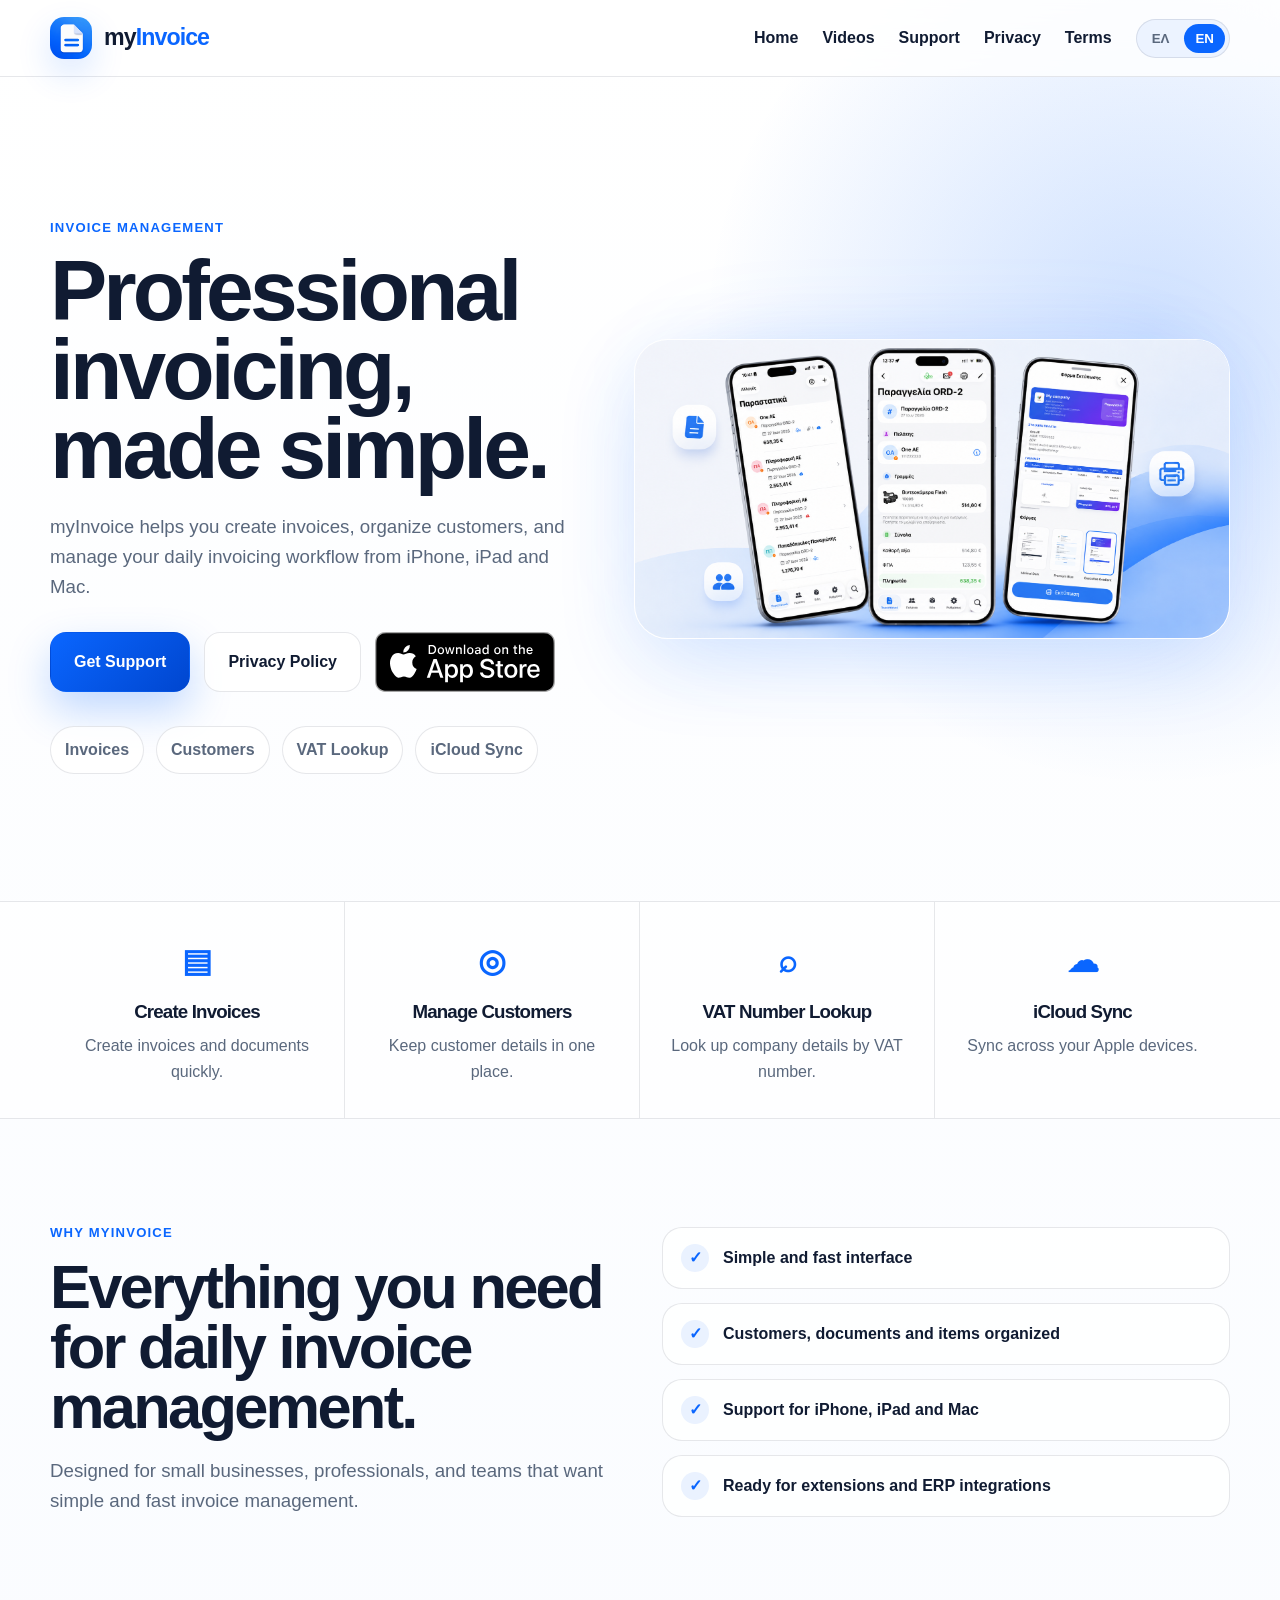
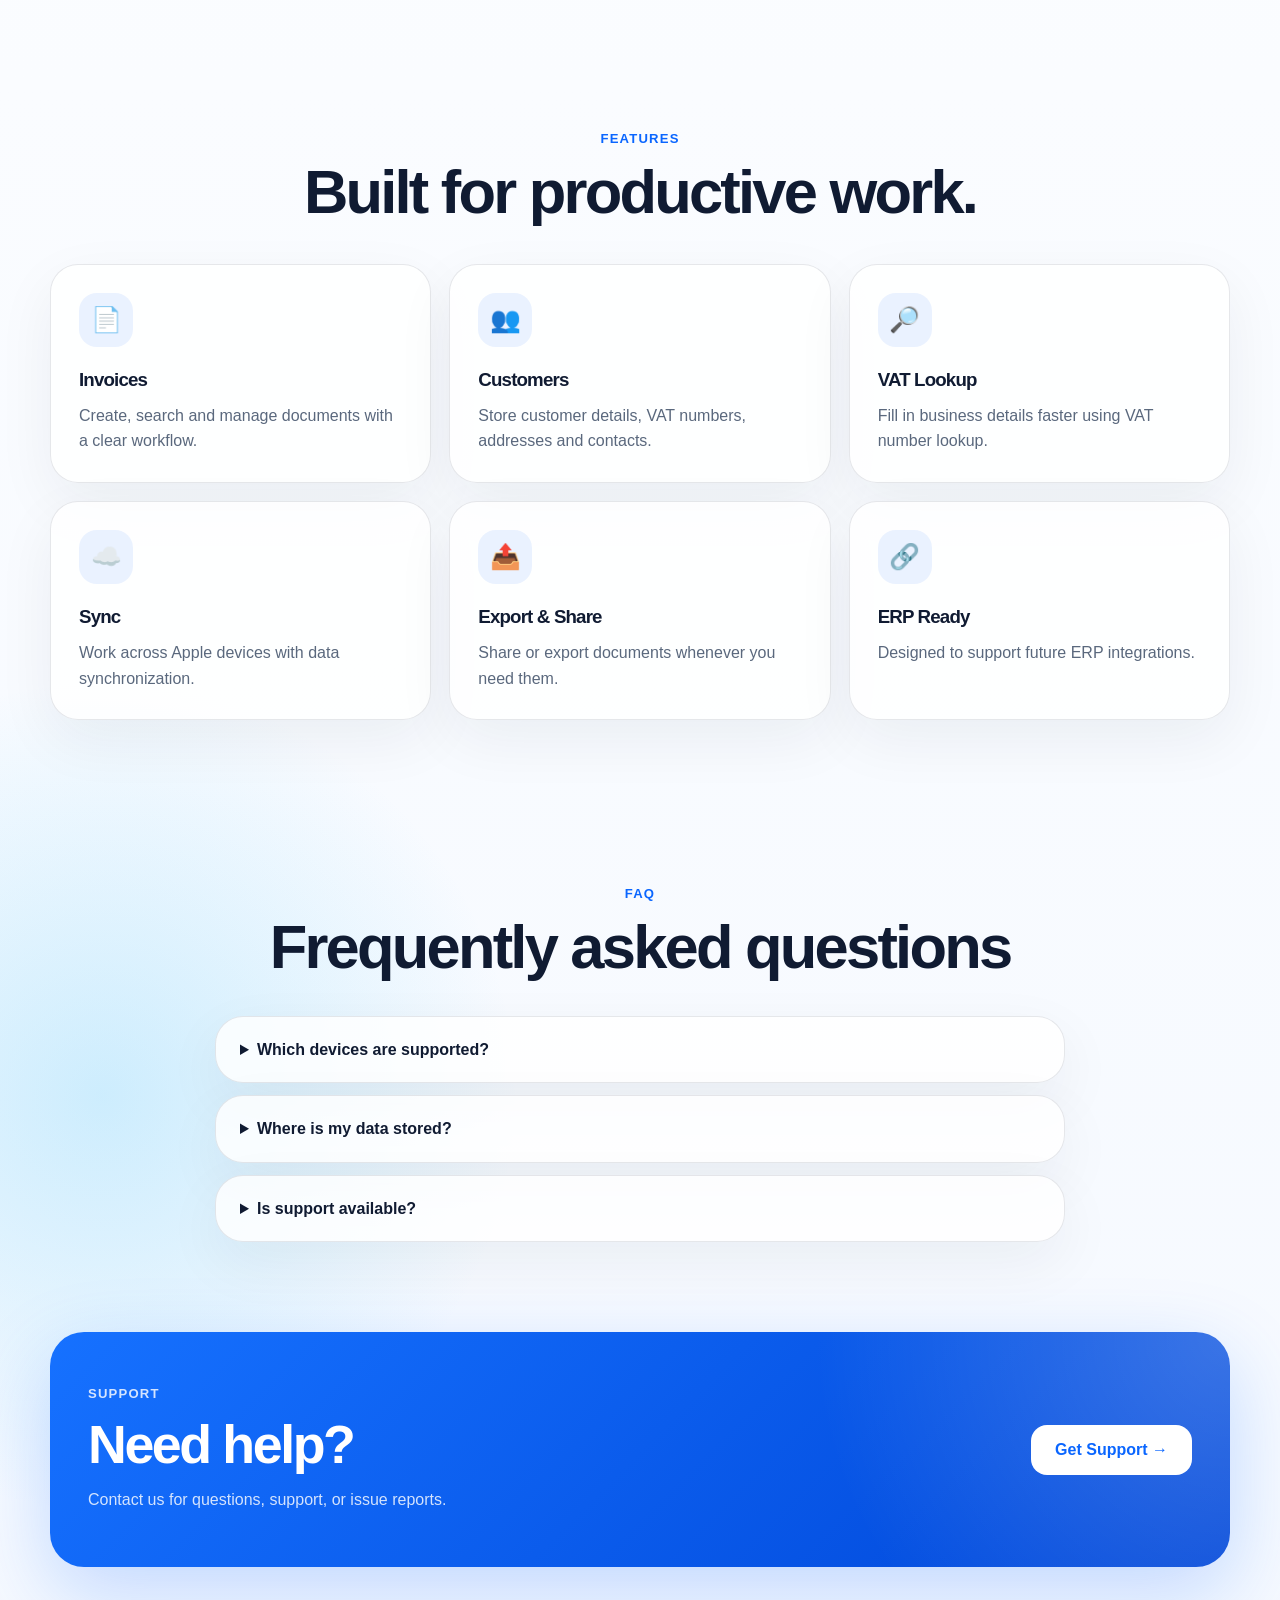
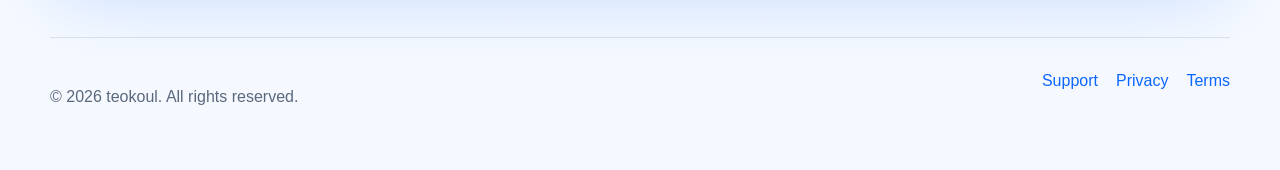
<file: index.html>
<!DOCTYPE html>
<html lang="el">
<head>
  <meta charset="UTF-8" />
  <meta name="viewport" content="width=device-width, initial-scale=1.0" />
  <title>myInvoice | Invoice Management</title>
  <meta name="description" content="myInvoice - Δημιουργία παραστατικών, πελάτες, ΑΦΜ lookup και διαχείριση τιμολόγησης για iPhone, iPad και Mac." />
  <meta property="og:title" content="myInvoice" />
  <meta property="og:description" content="Professional invoice management for iPhone, iPad and Mac." />
  <meta property="og:image" content="hero.png" />
  <link rel="stylesheet" href="style.css" />
</head>
<body>
  <header class="site-header">
    <div class="container nav">
      <a class="brand" href="index.html" aria-label="myInvoice home">
      <img src="app-icon.PNG" alt="myInvoice" class="app-icon">
        <span>my<span>Invoice</span></span>
      </a>

         <nav class="main-nav">
        <a href="index.html">Home</a>
        <a href="demo.html">Videos</a>
        <a href="support.html" data-i18n="navSupport">Support</a>
        <a href="privacy.html" data-i18n="navPrivacy">Privacy</a>
        <a href="terms.html" data-i18n="navTerms">Terms</a>
      </nav>


      <div class="language-switch" aria-label="Language switch">
        <button type="button" data-lang="el">ΕΛ</button>
        <button type="button" data-lang="en">EN</button>
      </div>
    </div>
  </header>

  <main>
    <section class="hero container">
      <div class="hero-copy">
        <p class="eyebrow" data-i18n="heroEyebrow">Invoice Management</p>
        <h1 data-i18n="heroTitle">Δημιούργησε παραστατικά εύκολα.</h1>
        <p class="lead" data-i18n="heroLead">
          Το myInvoice σε βοηθά να δημιουργείς παραστατικά, να οργανώνεις πελάτες
          και να διαχειρίζεσαι την καθημερινή τιμολόγηση από iPhone, iPad και Mac.
        </p>

       <div class="actions">
      <a class="button primary" href="support.html" data-i18n="heroSupport">Υποστήριξη</a>
      <a class="button secondary" href="privacy.html" data-i18n="heroPrivacy">Privacy Policy</a>

<a class="appstore-link"
   href="https://apps.apple.com/gr/app/myinvoice-business-documents/id6784985550"
   target="_blank"
   rel="noopener">
    <img src="assets/appstore-badge.svg"
         alt="Download on the App Store"
         class="appstore-badge">
</a>
</div>

        <div class="mini-features">
          <span data-i18n="pillInvoices">Παραστατικά</span>
          <span data-i18n="pillCustomers">Πελάτες</span>
          <span data-i18n="pillVat">ΑΦΜ Lookup</span>
          <span data-i18n="pillSync">iCloud Sync</span>
        </div>
      </div>

      <div class="hero-art">
        <img src="hero.png" alt="myInvoice app preview" />
      </div>
    </section>

    <section class="feature-strip">
      <div class="container strip-grid">
        <article>
          <div class="line-icon">▤</div>
          <h3 data-i18n="strip1Title">Create Invoices</h3>
          <p data-i18n="strip1Text">Δημιούργησε παραστατικά και έγγραφα γρήγορα.</p>
        </article>
        <article>
          <div class="line-icon">◎</div>
          <h3 data-i18n="strip2Title">Manage Customers</h3>
          <p data-i18n="strip2Text">Οργάνωσε στοιχεία πελατών σε ένα σημείο.</p>
        </article>
        <article>
          <div class="line-icon">⌕</div>
          <h3 data-i18n="strip3Title">VAT Number Lookup</h3>
          <p data-i18n="strip3Text">Αναζήτηση στοιχείων επιχείρησης με ΑΦΜ.</p>
        </article>
        <article>
          <div class="line-icon">☁</div>
          <h3 data-i18n="strip4Title">iCloud Sync</h3>
          <p data-i18n="strip4Text">Συγχρονισμός στις Apple συσκευές σου.</p>
        </article>
      </div>
    </section>

    <section class="container section two-col">
      <div>
        <p class="eyebrow" data-i18n="whyEyebrow">Why myInvoice</p>
        <h2 data-i18n="whyTitle">Όλα όσα χρειάζεσαι για την καθημερινή τιμολόγηση.</h2>
        <p class="section-lead" data-i18n="whyText">
          Σχεδιασμένο για μικρές επιχειρήσεις, επαγγελματίες και ομάδες που θέλουν
          απλή και γρήγορη διαχείριση παραστατικών.
        </p>
      </div>
      <div class="check-list">
        <div><span>✓</span><p data-i18n="check1">Απλό και γρήγορο περιβάλλον</p></div>
        <div><span>✓</span><p data-i18n="check2">Πελάτες, παραστατικά και είδη οργανωμένα</p></div>
        <div><span>✓</span><p data-i18n="check3">Υποστήριξη για iPhone, iPad και Mac</p></div>
        <div><span>✓</span><p data-i18n="check4">Έτοιμο για επεκτάσεις και ERP integrations</p></div>
      </div>
    </section>

    <section class="container section">
      <p class="eyebrow center" data-i18n="featuresEyebrow">Features</p>
      <h2 class="center title-medium" data-i18n="featuresTitle">Χτισμένο για παραγωγική εργασία.</h2>

      <div class="cards-grid">
        <article class="card">
          <div class="card-icon">📄</div>
          <h3 data-i18n="card1Title">Παραστατικά</h3>
          <p data-i18n="card1Text">Δημιούργησε, αναζήτησε και διαχειρίσου παραστατικά με καθαρή εικόνα.</p>
        </article>
        <article class="card">
          <div class="card-icon">👥</div>
          <h3 data-i18n="card2Title">Πελάτες</h3>
          <p data-i18n="card2Text">Κράτησε στοιχεία πελατών, ΑΦΜ, διευθύνσεις και επαφές.</p>
        </article>
        <article class="card">
          <div class="card-icon">🔎</div>
          <h3 data-i18n="card3Title">Αναζήτηση ΑΦΜ</h3>
          <p data-i18n="card3Text">Συμπλήρωσε πιο γρήγορα στοιχεία επιχείρησης με αναζήτηση ΑΦΜ.</p>
        </article>
        <article class="card">
          <div class="card-icon">☁️</div>
          <h3 data-i18n="card4Title">Συγχρονισμός</h3>
          <p data-i18n="card4Text">Δούλεψε σε διαφορετικές Apple συσκευές με συγχρονισμό δεδομένων.</p>
        </article>
        <article class="card">
          <div class="card-icon">📤</div>
          <h3 data-i18n="card5Title">Export & Share</h3>
          <p data-i18n="card5Text">Μοιράσου ή εξήγαγε έγγραφα όταν τα χρειάζεσαι.</p>
        </article>
        <article class="card">
          <div class="card-icon">🔗</div>
          <h3 data-i18n="card6Title">ERP Ready</h3>
          <p data-i18n="card6Text">Σχεδιασμένο ώστε να υποστηρίξει μελλοντικές διασυνδέσεις με ERP.</p>
        </article>
      </div>
    </section>

    <section class="container faq-section">
      <p class="eyebrow center">FAQ</p>
      <h2 class="center title-medium" data-i18n="faqTitle">Συχνές ερωτήσεις</h2>

      <div class="faq">
        <details>
          <summary data-i18n="faq1Q">Σε ποιες συσκευές λειτουργεί;</summary>
          <p data-i18n="faq1A">Το myInvoice έχει σχεδιαστεί για iPhone, iPad και Mac.</p>
        </details>
        <details>
          <summary data-i18n="faq2Q">Πού αποθηκεύονται τα δεδομένα;</summary>
          <p data-i18n="faq2A">Τα δεδομένα αποθηκεύονται στη συσκευή και μπορούν να συγχρονίζονται μέσω iCloud, αν είναι ενεργό.</p>
        </details>
        <details>
          <summary data-i18n="faq3Q">Υπάρχει υποστήριξη;</summary>
          <p data-i18n="faq3A">Ναι, μπορείς να επικοινωνήσεις μέσω της σελίδας Support.</p>
        </details>
      </div>
    </section>

    <section class="container cta">
      <div>
        <p class="eyebrow" data-i18n="ctaEyebrow">Support</p>
        <h2 data-i18n="ctaTitle">Χρειάζεσαι βοήθεια;</h2>
        <p data-i18n="ctaText">Επικοινώνησε μαζί μας για ερωτήσεις, υποστήριξη ή αναφορά προβλήματος.</p>
      </div>
      <a class="button white" href="support.html" data-i18n="ctaButton">Get Support →</a>
    </section>
  </main>

  <footer class="footer container">
    <p>© 2026 teokoul. All rights reserved.</p>
    <div>
      <a href="support.html">Support</a>
      <a href="privacy.html">Privacy</a>
      <a href="terms.html">Terms</a>
    </div>
  </footer>

  <script src="script.js"></script>
</body>
</html>
</file>
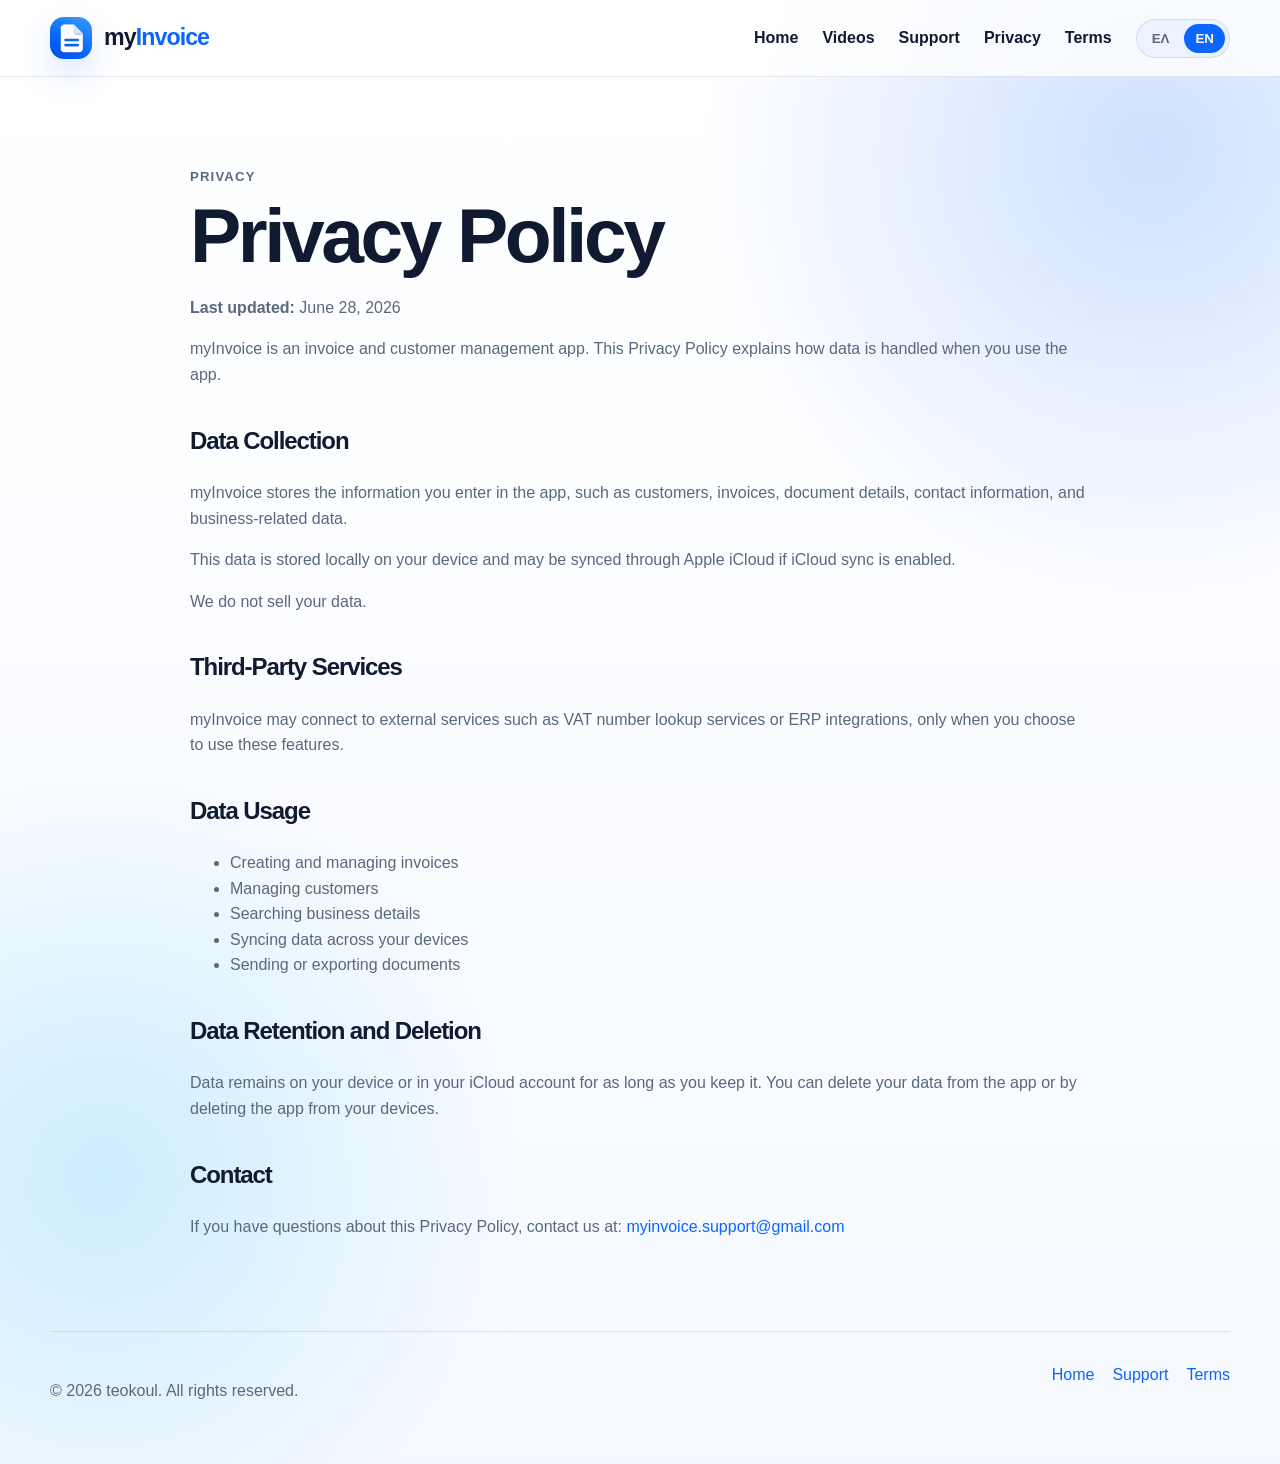
<file: privacy.html>
<!DOCTYPE html>
<html lang="el">
<head>
  <meta charset="UTF-8" />
  <meta name="viewport" content="width=device-width, initial-scale=1.0" />
  <title>Privacy Policy - myInvoice</title>
  <meta name="description" content="Privacy Policy for myInvoice." />
  <link rel="stylesheet" href="style.css" />
</head>
<body>
  <header class="site-header">
    <div class="container nav">
      <a class="brand" href="index.html">
     <img src="app-icon.PNG" alt="myInvoice" class="app-icon">
      <span>my<span>Invoice</span></span></a>
      <nav class="main-nav">
        <a href="index.html">Home</a>
        <a href="demo.html">Videos</a>
        <a href="support.html" data-i18n="navSupport">Support</a>
        <a href="privacy.html" data-i18n="navPrivacy">Privacy</a>
        <a href="terms.html" data-i18n="navTerms">Terms</a>
      </nav>
      <div class="language-switch"><button type="button" data-lang="el">ΕΛ</button><button type="button" data-lang="en">EN</button></div>
    </div>
  </header>

  <main class="container page">
    <p class="eyebrow">Privacy</p>
    <h1 data-i18n="privacyTitle">Πολιτική Απορρήτου</h1>
    <p><strong data-i18n="lastUpdatedLabel">Τελευταία ενημέρωση:</strong> June 28, 2026</p>

    <p data-i18n="privacyIntro">
      Το myInvoice είναι εφαρμογή διαχείρισης παραστατικών και πελατών.
      Η παρούσα Πολιτική Απορρήτου εξηγεί πώς διαχειρίζονται τα δεδομένα όταν χρησιμοποιείς την εφαρμογή.
    </p>

    <h2 data-i18n="privacyDataTitle">Συλλογή δεδομένων</h2>
    <p data-i18n="privacyDataText1">
      Το myInvoice αποθηκεύει τις πληροφορίες που εισάγεις στην εφαρμογή, όπως πελάτες,
      παραστατικά, στοιχεία εγγράφων, στοιχεία επικοινωνίας και επαγγελματικά δεδομένα.
    </p>
    <p data-i18n="privacyDataText2">
      Τα δεδομένα αποθηκεύονται τοπικά στη συσκευή σου και μπορούν να συγχρονίζονται μέσω Apple iCloud,
      αν ο συγχρονισμός iCloud είναι ενεργός.
    </p>
    <p data-i18n="privacyNoSell">Δεν πουλάμε τα δεδομένα σου.</p>

    <h2 data-i18n="privacyThirdTitle">Υπηρεσίες τρίτων</h2>
    <p data-i18n="privacyThirdText">
      Το myInvoice μπορεί να συνδέεται με εξωτερικές υπηρεσίες, όπως υπηρεσίες αναζήτησης ΑΦΜ
      ή ERP integrations, μόνο όταν επιλέγεις να χρησιμοποιήσεις αυτές τις λειτουργίες.
    </p>

    <h2 data-i18n="privacyUsageTitle">Χρήση δεδομένων</h2>
    <ul>
      <li data-i18n="privacyUsage1">Δημιουργία και διαχείριση παραστατικών</li>
      <li data-i18n="privacyUsage2">Διαχείριση πελατών</li>
      <li data-i18n="privacyUsage3">Αναζήτηση επιχειρηματικών στοιχείων</li>
      <li data-i18n="privacyUsage4">Συγχρονισμός δεδομένων στις συσκευές σου</li>
      <li data-i18n="privacyUsage5">Αποστολή ή εξαγωγή εγγράφων</li>
    </ul>

    <h2 data-i18n="privacyRetentionTitle">Διατήρηση και διαγραφή</h2>
    <p data-i18n="privacyRetentionText">
      Τα δεδομένα παραμένουν στη συσκευή ή στον iCloud λογαριασμό σου όσο τα διατηρείς.
      Μπορείς να τα διαγράψεις από την εφαρμογή ή αφαιρώντας την εφαρμογή από τις συσκευές σου.
    </p>

    <h2 data-i18n="privacyContactTitle">Επικοινωνία</h2>
    <p>
      <span data-i18n="privacyContactText">Για ερωτήσεις σχετικά με την Πολιτική Απορρήτου, επικοινώνησε στο:</span>
      <a href="mailto:myinvoice.support@gmail.com">myinvoice.support@gmail.com</a>
    </p>
  </main>

  <footer class="footer container">
    <p>© 2026 teokoul. All rights reserved.</p>
    <div><a href="index.html">Home</a><a href="support.html">Support</a><a href="terms.html">Terms</a></div>
  </footer>
  <script src="script.js"></script>
</body>
</html>
</file>
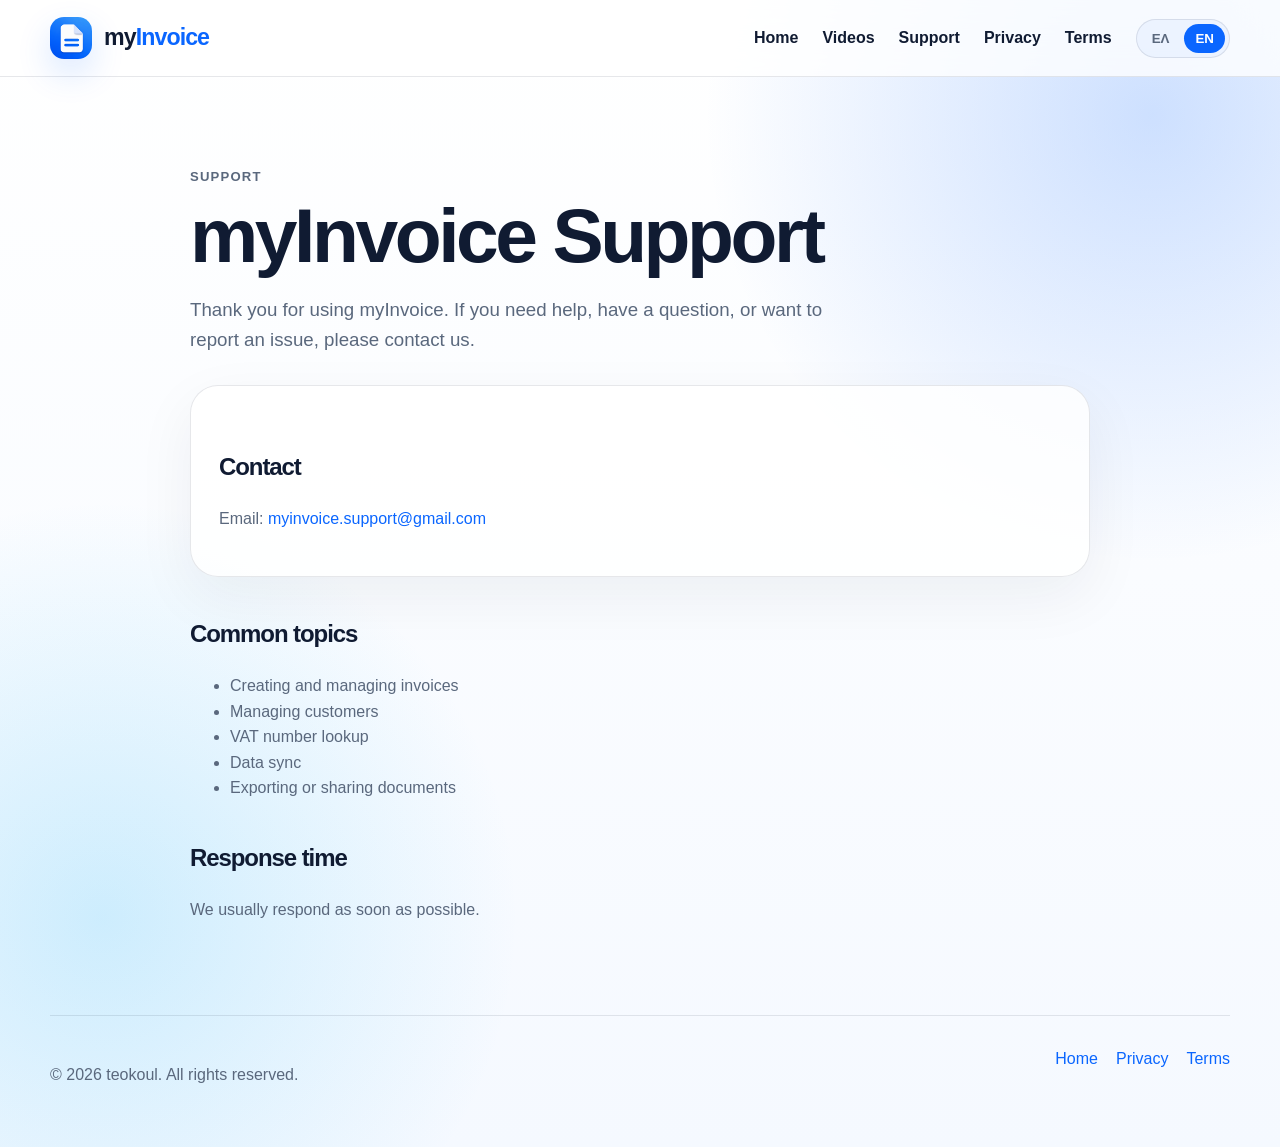
<file: support.html>
<!DOCTYPE html>
<html lang="el">
<head>
  <meta charset="UTF-8" />
  <meta name="viewport" content="width=device-width, initial-scale=1.0" />
  <title>myInvoice Support</title>
  <meta name="description" content="Support page for myInvoice." />
  <link rel="stylesheet" href="style.css" />
</head>
<body>
  <header class="site-header">
    <div class="container nav">
      <a class="brand" href="index.html">
        <img src="app-icon.PNG" alt="myInvoice" class="app-icon">
        <span>my<span>Invoice</span></span></a>
        <nav class="main-nav">
        <a href="index.html">Home</a>
        <a href="demo.html">Videos</a>
        <a href="support.html" data-i18n="navSupport">Support</a>
        <a href="privacy.html" data-i18n="navPrivacy">Privacy</a>
        <a href="terms.html" data-i18n="navTerms">Terms</a>
      </nav>
      <div class="language-switch"><button type="button" data-lang="el">ΕΛ</button><button type="button" data-lang="en">EN</button></div>
    </div>
  </header>

  <main class="container page">
    <p class="eyebrow">Support</p>
    <h1 data-i18n="supportTitle">Υποστήριξη myInvoice</h1>
    <p class="page-lead" data-i18n="supportLead">
      Ευχαριστούμε που χρησιμοποιείς το myInvoice. Για ερωτήσεις, βοήθεια ή αναφορά προβλήματος,
      μπορείς να επικοινωνήσεις μαζί μας.
    </p>

    <section class="info-box">
      <h2 data-i18n="supportContact">Επικοινωνία</h2>
      <p>Email: <a href="mailto:myinvoice.support@gmail.com">myinvoice.support@gmail.com</a></p>
    </section>

    <section class="page-section">
      <h2 data-i18n="supportTopicsTitle">Συχνά θέματα</h2>
      <ul>
        <li data-i18n="supportTopic1">Δημιουργία και διαχείριση παραστατικών</li>
        <li data-i18n="supportTopic2">Διαχείριση πελατών</li>
        <li data-i18n="supportTopic3">Αναζήτηση στοιχείων με ΑΦΜ</li>
        <li data-i18n="supportTopic4">Συγχρονισμός δεδομένων</li>
        <li data-i18n="supportTopic5">Export ή αποστολή εγγράφων</li>
      </ul>
    </section>

    <section class="page-section">
      <h2 data-i18n="supportResponseTitle">Χρόνος απάντησης</h2>
      <p data-i18n="supportResponseText">Προσπαθούμε να απαντάμε όσο το δυνατόν πιο σύντομα.</p>
    </section>
  </main>

  <footer class="footer container">
    <p>© 2026 teokoul. All rights reserved.</p>
    <div><a href="index.html">Home</a><a href="privacy.html">Privacy</a><a href="terms.html">Terms</a></div>
  </footer>
  <script src="script.js"></script>
</body>
</html>
</file>
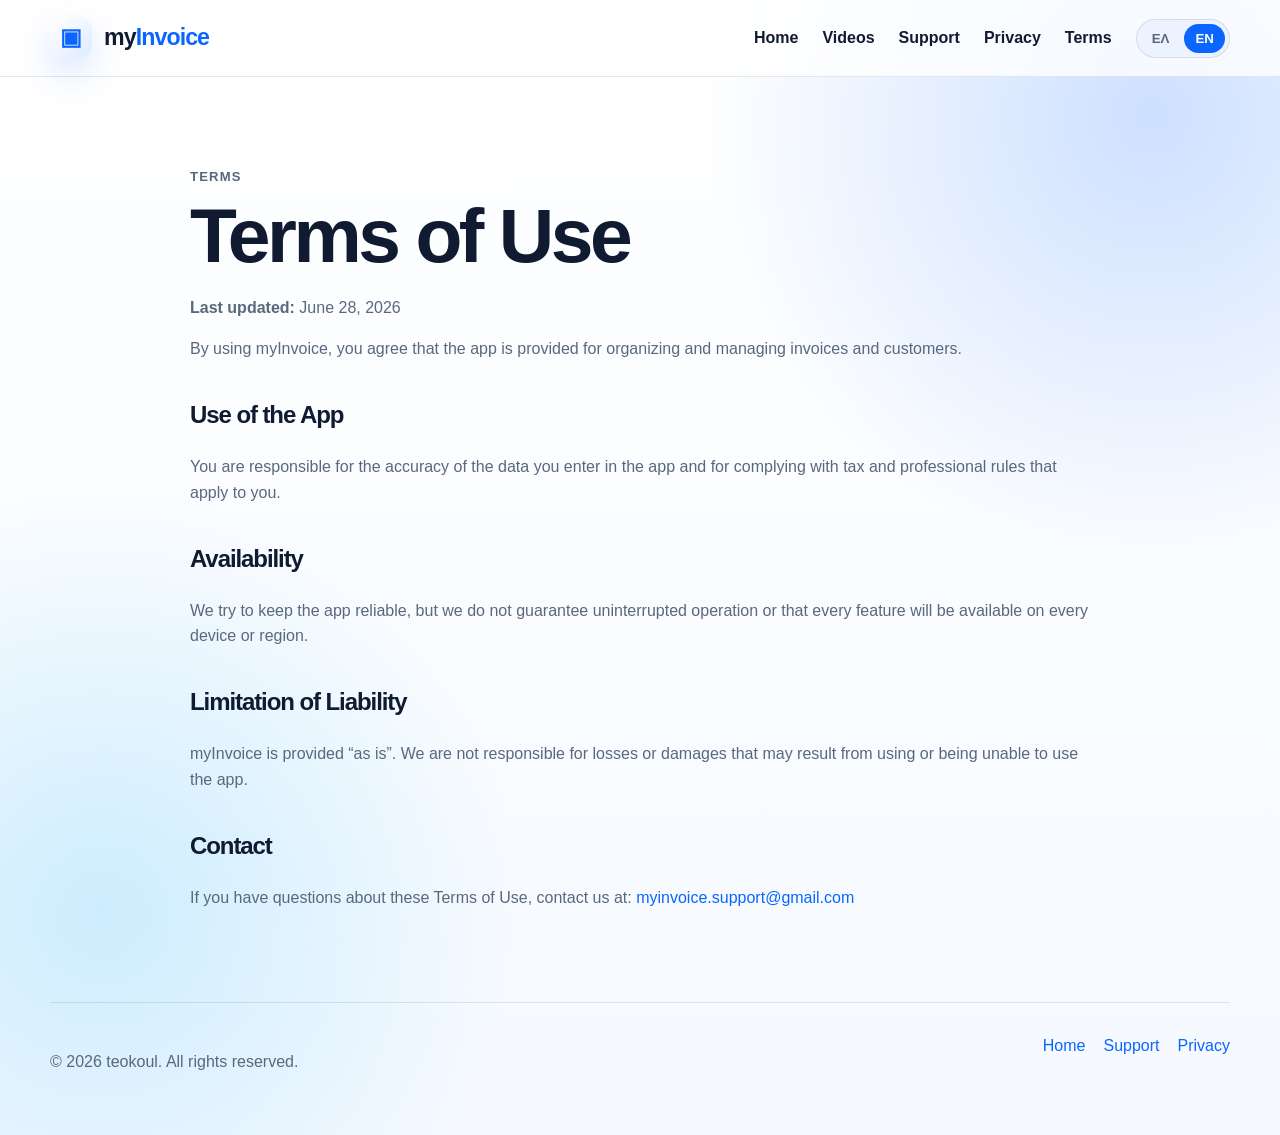
<file: terms.html>
<!DOCTYPE html>
<html lang="el">
<head>
  <meta charset="UTF-8" />
  <meta name="viewport" content="width=device-width, initial-scale=1.0" />
  <title>Terms of Use - myInvoice</title>
  <meta name="description" content="Terms of Use for myInvoice." />
  <link rel="stylesheet" href="style.css" />
</head>
<body>
  <header class="site-header">
    <div class="container nav">
      <a class="brand" href="index.html"><span class="app-icon">▣</span><span>my<span>Invoice</span></span></a>
      <nav class="main-nav">
         <a href="index.html">Home</a>
        <a href="demo.html">Videos</a>
        <a href="support.html" data-i18n="navSupport">Support</a>
        <a href="privacy.html" data-i18n="navPrivacy">Privacy</a>
        <a href="terms.html" data-i18n="navTerms">Terms</a>
      </nav>
      <div class="language-switch"><button type="button" data-lang="el">ΕΛ</button><button type="button" data-lang="en">EN</button></div>
    </div>
  </header>

  <main class="container page">
    <p class="eyebrow">Terms</p>
    <h1 data-i18n="termsTitle">Όροι Χρήσης</h1>
    <p><strong data-i18n="lastUpdatedLabel">Τελευταία ενημέρωση:</strong> June 28, 2026</p>

    <p data-i18n="termsIntro">
      Χρησιμοποιώντας το myInvoice, συμφωνείς ότι η εφαρμογή παρέχεται για οργάνωση
      και διαχείριση παραστατικών και πελατών.
    </p>

    <h2 data-i18n="termsUseTitle">Χρήση της εφαρμογής</h2>
    <p data-i18n="termsUseText">
      Είσαι υπεύθυνος για την ακρίβεια των δεδομένων που εισάγεις στην εφαρμογή,
      καθώς και για τη συμμόρφωση με τους φορολογικούς και επαγγελματικούς κανόνες που ισχύουν για εσένα.
    </p>

    <h2 data-i18n="termsAvailabilityTitle">Διαθεσιμότητα</h2>
    <p data-i18n="termsAvailabilityText">
      Προσπαθούμε να διατηρούμε την εφαρμογή αξιόπιστη, αλλά δεν εγγυόμαστε αδιάλειπτη λειτουργία
      ή ότι όλες οι λειτουργίες θα είναι διαθέσιμες σε κάθε συσκευή ή περιοχή.
    </p>

    <h2 data-i18n="termsLiabilityTitle">Περιορισμός ευθύνης</h2>
    <p data-i18n="termsLiabilityText">
      Το myInvoice παρέχεται “ως έχει”. Δεν φέρουμε ευθύνη για απώλειες ή ζημιές
      που μπορεί να προκύψουν από τη χρήση ή την αδυναμία χρήσης της εφαρμογής.
    </p>

    <h2 data-i18n="termsContactTitle">Επικοινωνία</h2>
    <p>
      <span data-i18n="termsContactText">Για ερωτήσεις σχετικά με τους Όρους Χρήσης, επικοινώνησε στο:</span>
      <a href="mailto:myinvoice.support@gmail.com">myinvoice.support@gmail.com</a>
    </p>
  </main>

  <footer class="footer container">
    <p>© 2026 teokoul. All rights reserved.</p>
    <div><a href="index.html">Home</a><a href="support.html">Support</a><a href="privacy.html">Privacy</a></div>
  </footer>
  <script src="script.js"></script>
</body>
</html>
</file>
<file: style.css>
/* myInvoice bilingual GitHub Pages website */

:root {
  --bg: #f5f9ff;
  --surface: #ffffff;
  --text: #101b32;
  --muted: #5a687d;
  --blue: #0a66ff;
  --blue-dark: #0046cf;
  --blue-soft: #eaf2ff;
  --border: rgba(16, 27, 50, 0.10);
  --shadow: 0 26px 80px rgba(10, 102, 255, 0.14);
  --radius: 28px;
}

* {
  box-sizing: border-box;
}

html {
  scroll-behavior: smooth;
}

body {
  margin: 0;
  font-family: -apple-system, BlinkMacSystemFont, "SF Pro Display", "Segoe UI", sans-serif;
  background:
    radial-gradient(circle at 90% 10%, rgba(10, 102, 255, .20), transparent 28rem),
    radial-gradient(circle at 8% 80%, rgba(56, 189, 248, .22), transparent 26rem),
    linear-gradient(180deg, #ffffff 0%, var(--bg) 100%);
  color: var(--text);
  line-height: 1.6;
}

a {
  color: var(--blue);
  text-decoration: none;
}

a:hover {
  text-decoration: underline;
}

.container {
  width: min(1180px, calc(100% - 40px));
  margin: 0 auto;
}

.site-header {
  position: sticky;
  top: 0;
  z-index: 50;
  background: rgba(255, 255, 255, 0.78);
  backdrop-filter: blur(22px);
  border-bottom: 1px solid var(--border);
}

.nav {
  min-height: 76px;
  display: grid;
  grid-template-columns: auto 1fr auto;
  gap: 24px;
  align-items: center;
}

.brand {
  color: var(--text);
  display: inline-flex;
  align-items: center;
  gap: 12px;
  font-weight: 900;
  font-size: 1.45rem;
  letter-spacing: -0.04em;
}

.brand span span {
  color: var(--blue);
}

.app-icon {
  width: 42px;
  height: 42px;
  border-radius: 14px;
  display: grid;
  place-items: center;
  background: linear-gradient(135deg, #ffffff, #ddecff);
  box-shadow: 0 14px 34px rgba(10, 102, 255, .16);
  color: var(--blue);
}

.main-nav {
  justify-self: end;
  display: flex;
  gap: 24px;
  font-weight: 750;
}

.main-nav a {
  color: var(--text);
}

.language-switch {
  display: flex;
  padding: 4px;
  gap: 4px;
  border-radius: 999px;
  background: rgba(234, 242, 255, 0.9);
  border: 1px solid var(--border);
}

.language-switch button {
  border: 0;
  background: transparent;
  border-radius: 999px;
  padding: 7px 11px;
  cursor: pointer;
  font-weight: 850;
  color: var(--muted);
}

.language-switch button.active {
  background: var(--blue);
  color: #fff;
}

.hero {
  min-height: calc(100vh - 76px);
  display: grid;
  grid-template-columns: .95fr 1.05fr;
  gap: 44px;
  align-items: center;
  padding: 72px 0;
}

.eyebrow {
  color: var(--blue);
  text-transform: uppercase;
  letter-spacing: .09em;
  font-weight: 900;
  font-size: .82rem;
}

h1,
h2,
h3 {
  letter-spacing: -0.045em;
}

h1 {
  font-size: clamp(3.1rem, 6.7vw, 7.2rem);
  line-height: .92;
  margin: 0 0 24px;
}

.lead,
.section-lead,
.page-lead {
  color: var(--muted);
  font-size: 1.17rem;
  max-width: 650px;
}

.actions {
  display: flex;
  flex-wrap: wrap;
  gap: 14px;
  margin-top: 30px;
}

.button {
  min-height: 50px;
  padding: 0 23px;
  border-radius: 16px;
  display: inline-flex;
  align-items: center;
  justify-content: center;
  font-weight: 850;
  border: 1px solid transparent;
}

.button:hover {
  text-decoration: none;
}

.primary {
  background: linear-gradient(135deg, var(--blue), var(--blue-dark));
  color: white;
  box-shadow: 0 18px 42px rgba(10, 102, 255, .25);
}

.secondary {
  color: var(--text);
  background: rgba(255, 255, 255, .82);
  border-color: var(--border);
}

.white {
  color: var(--blue);
  background: white;
}
.appstore-link {
  display: inline-block;
  cursor: pointer;
  position: relative;
  z-index: 10;
}

.appstore-badge {
  width: 180px;
  height: auto;
  display: block;
}
.mini-features {
  display: flex;
  flex-wrap: wrap;
  gap: 12px;
  margin-top: 34px;
}

.mini-features span {
  padding: 10px 14px;
  border-radius: 999px;
  background: rgba(255, 255, 255, .78);
  border: 1px solid var(--border);
  color: var(--muted);
  font-weight: 780;
}

.hero-art {
  position: relative;
}

.hero-art::before {
  content: "";
  position: absolute;
  inset: 8%;
  background: linear-gradient(135deg, rgba(10, 102, 255, .18), rgba(255,255,255,.2));
  filter: blur(50px);
  border-radius: 60px;
  z-index: -1;
}

.hero-art img {
  width: 100%;
  display: block;
  border-radius: 34px;
  box-shadow: var(--shadow);
  border: 1px solid rgba(255, 255, 255, .85);
}

.feature-strip {
  background: rgba(255, 255, 255, .78);
  border-top: 1px solid var(--border);
  border-bottom: 1px solid var(--border);
}

.strip-grid {
  display: grid;
  grid-template-columns: repeat(4, 1fr);
}

.strip-grid article {
  padding: 34px 28px;
  text-align: center;
  border-right: 1px solid var(--border);
}

.strip-grid article:last-child {
  border-right: 0;
}

.line-icon {
  color: var(--blue);
  font-size: 2rem;
  font-weight: 900;
}

.strip-grid h3 {
  margin: 10px 0 6px;
}

.strip-grid p {
  margin: 0;
  color: var(--muted);
}

.section {
  padding: 90px 0;
}

.two-col {
  display: grid;
  grid-template-columns: 1fr 1fr;
  gap: 44px;
  align-items: center;
}

.two-col h2,
.title-medium {
  font-size: clamp(2.3rem, 4.8vw, 5rem);
  line-height: .98;
  margin: 0 0 18px;
}

.check-list {
  display: grid;
  gap: 14px;
}

.check-list div {
  display: flex;
  gap: 14px;
  align-items: center;
  background: rgba(255, 255, 255, .78);
  border: 1px solid var(--border);
  border-radius: 20px;
  padding: 16px 18px;
}

.check-list span {
  width: 28px;
  height: 28px;
  display: grid;
  place-items: center;
  border-radius: 50%;
  background: var(--blue-soft);
  color: var(--blue);
  font-weight: 900;
}

.check-list p {
  margin: 0;
  color: var(--text);
  font-weight: 700;
}

.center {
  text-align: center;
}

.cards-grid {
  display: grid;
  grid-template-columns: repeat(3, 1fr);
  gap: 18px;
  margin-top: 42px;
}

.card,
.info-box,
.faq details {
  background: rgba(255, 255, 255, .82);
  border: 1px solid var(--border);
  border-radius: var(--radius);
  box-shadow: 0 20px 60px rgba(16, 27, 50, .06);
}

.card {
  padding: 28px;
}

.card-icon {
  width: 54px;
  height: 54px;
  border-radius: 18px;
  display: grid;
  place-items: center;
  background: var(--blue-soft);
  font-size: 1.55rem;
}

.card h3 {
  margin: 18px 0 8px;
}

.card p {
  color: var(--muted);
  margin: 0;
}

.faq-section {
  padding: 60px 0 90px;
}

.faq {
  display: grid;
  gap: 12px;
  max-width: 850px;
  margin: 38px auto 0;
}

.faq details {
  padding: 20px 24px;
}

.faq summary {
  cursor: pointer;
  font-weight: 850;
}

.faq p {
  color: var(--muted);
  margin-bottom: 0;
}

.cta {
  margin-bottom: 70px;
  border-radius: 34px;
  padding: 38px;
  display: flex;
  align-items: center;
  justify-content: space-between;
  gap: 28px;
  color: white;
  background:
    radial-gradient(circle at top right, rgba(255,255,255,.22), transparent 26rem),
    linear-gradient(135deg, #1671ff, #0047d9);
  box-shadow: 0 26px 80px rgba(10, 102, 255, .22);
}

.cta .eyebrow,
.cta p {
  color: rgba(255, 255, 255, .82);
}

.cta h2 {
  font-size: clamp(2rem, 4.2vw, 4.2rem);
  line-height: 1;
  margin: 0 0 10px;
}

.page {
  max-width: 900px;
  padding: 76px 0;
}

.page h1 {
  font-size: clamp(2.7rem, 6vw, 5.4rem);
}

.page h2 {
  margin-top: 34px;
}

.page p,
.page li {
  color: var(--muted);
}

.info-box {
  padding: 28px;
  margin: 30px 0;
}

.page-section {
  margin-top: 38px;
}

.footer {
  border-top: 1px solid var(--border);
  padding: 30px 0 44px;
  display: flex;
  justify-content: space-between;
  gap: 20px;
  color: var(--muted);
}

.footer div {
  display: flex;
  gap: 18px;
}

@media (max-width: 980px) {
  .hero,
  .two-col {
    grid-template-columns: 1fr;
  }

  .hero {
    min-height: auto;
  }

  .strip-grid,
  .cards-grid {
    grid-template-columns: repeat(2, 1fr);
  }

  .strip-grid article:nth-child(2) {
    border-right: 0;
  }
}

@media (max-width: 720px) {
  .nav {
    grid-template-columns: 1fr;
    padding: 16px 0;
    gap: 14px;
  }

  .main-nav {
    justify-self: start;
    gap: 16px;
    flex-wrap: wrap;
  }

  .language-switch {
    justify-self: start;
  }

  h1 {
    font-size: clamp(3rem, 15vw, 4.7rem);
  }

  .hero {
    padding: 46px 0;
  }

  .strip-grid,
  .cards-grid {
    grid-template-columns: 1fr;
  }

  .strip-grid article {
    border-right: 0;
    border-bottom: 1px solid var(--border);
  }

  .strip-grid article:last-child {
    border-bottom: 0;
  }

  .cta,
  .footer {
    flex-direction: column;
    align-items: flex-start;
  }
}
</file>
